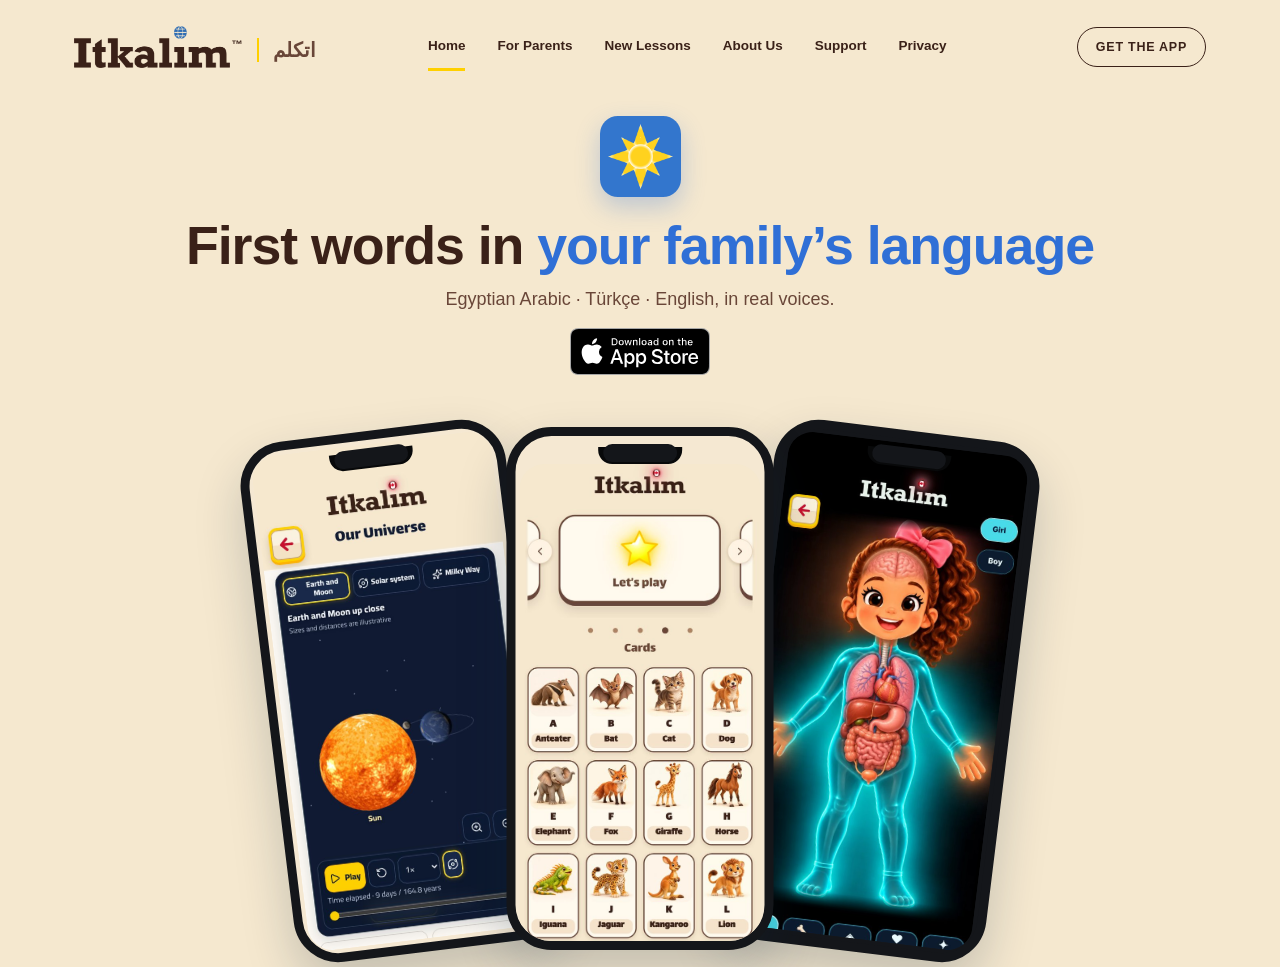
<file: index.html>
<!doctype html><html lang="en"><head><meta charset="utf-8"><meta name="viewport" content="width=device-width,initial-scale=1"><meta name="theme-color" content="#fff9ee"><meta name="description" content="Itkalim helps little ones hear, find, trace and count their first words in the languages of the world, starting with Egyptian Arabic, Turkish and Canadian English."><title>Itkalim · First words in the world’s languages, for little ones</title><link rel="icon" href="logo.png"><link rel="stylesheet" href="styles.css"></head><body class="landing"><header class="site-header landing-head"><div class="wrap header-inner">
    <a class="brand" href="index.html" aria-label="Itkalim homepage"><span class="brand-mark-wrap"><img class="brand-wordmark" src="assets/itkalim-wordmark.png" alt="Itkalim" width="1000" height="270"><sup class="brand-tm" aria-label="trademark">™</sup></span><span class="brand-ar" lang="ar">اتكلم</span></a>
    <button class="menu-toggle" type="button" aria-label="Open navigation" aria-expanded="false" aria-controls="site-menu">☰</button>
    <nav class="nav-links" id="site-menu" aria-label="Main navigation"><a href="index.html" class="active" aria-current="page">Home</a><a href="for-parents.html">For Parents</a><a href="lessons.html">New Lessons</a><a href="about-us.html">About Us</a><a href="support.html">Support</a><a href="privacy.html">Privacy</a></nav>
    <a class="get-app" href="https://apps.apple.com/us/app/itkalim/id6825574672" target="_blank" rel="noopener noreferrer">Get the app</a>
    </div></header><main id="main-content" class="landing-main">
<img class="app-icon" src="assets/app-icon.png" alt="Itkalim app icon" width="256" height="256">
<h1 class="landing-title">First words in <span>your family’s language</span></h1>
<p class="landing-lead">Egyptian Arabic · Türkçe · English, in real voices.</p>
<a class="app-badge" href="https://apps.apple.com/us/app/itkalim/id6825574672" target="_blank" rel="noopener noreferrer"><img src="assets/app-store-badge.svg" alt="Download on the App Store" width="150" height="50"></a>
<div class="phones" aria-label="The Itkalim app">
<div class="phone left"><img src="assets/universe-sun-earth-moon.jpg" alt="Our Universe: the Sun, the Earth and its Moon"></div>
<div class="phone center"><img src="assets/home-star.jpg" alt="The Itkalim home screen: the Let’s play star and the alphabet animal cards"></div>
<div class="phone right"><img src="assets/game-my-body.jpg" alt="My body: tap the heart, bones and organs to hear their names"></div>
</div>
</main><script src="site.js" defer></script></body></html>
</file>
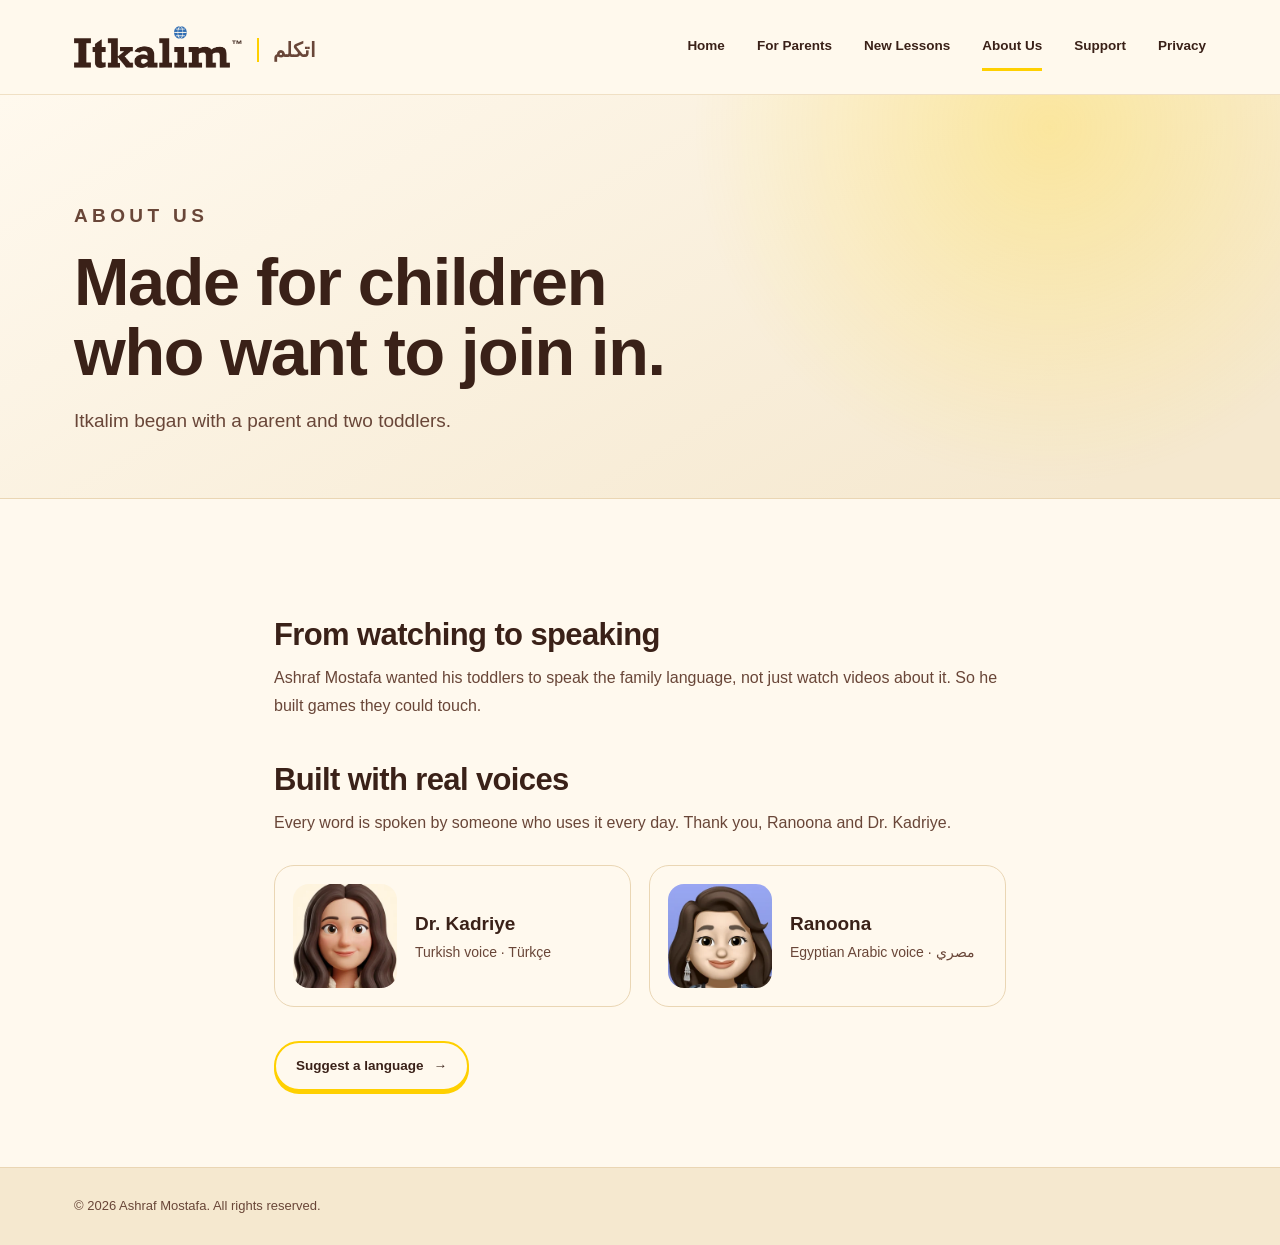
<file: about-us.html>
<!doctype html>
<html lang="en">
<head>
  <meta charset="utf-8">
  <meta name="viewport" content="width=device-width,initial-scale=1">
  <meta name="theme-color" content="#fff9ee">
  <meta name="description" content="The story behind Itkalim: a parent-led language app built around active play, family voices, and native-speaking contributors.">
  <title>About Us | Itkalim</title>
  <link rel="icon" href="logo.png">
  <link rel="stylesheet" href="styles.css">
</head>
<body>
  <header class="site-header"><div class="wrap header-inner">
    <a class="brand" href="index.html" aria-label="Itkalim homepage"><span class="brand-mark-wrap"><img class="brand-wordmark" src="assets/itkalim-wordmark.png" alt="Itkalim" width="1000" height="270"><sup class="brand-tm" aria-label="trademark">™</sup></span><span class="brand-ar" lang="ar">اتكلم</span></a>
    <button class="menu-toggle" type="button" aria-label="Open navigation" aria-expanded="false" aria-controls="site-menu">☰</button>
    <nav class="nav-links" id="site-menu" aria-label="Main navigation"><a href="index.html">Home</a><a href="for-parents.html">For Parents</a><a href="lessons.html">New Lessons</a><a href="about-us.html" class="active" aria-current="page">About Us</a><a href="support.html">Support</a><a href="privacy.html">Privacy</a></nav>
  </div></header>
  <main id="main-content">
    <section class="page-hero"><div class="wrap"><p class="eyebrow">About Us</p><h1>Made for children who want to join in.</h1><p>Itkalim began with a parent and two toddlers.</p></div></section>
    <section class="section"><div class="wrap content about-story">
      <h2>From watching to speaking</h2>
      <p>Ashraf Mostafa wanted his toddlers to speak the family language, not just watch videos about it. So he built games they could touch.</p>
      <h2>Built with real voices</h2>
      <p>Every word is spoken by someone who uses it every day. Thank you, Ranoona and Dr. Kadriye.</p>
      <div class="voice-contributors" aria-label="Itkalim voice contributors">
        <figure class="voice-contributor"><img src="assets/kadriye.webp" alt="Cartoon portrait of Dr. Kadriye" width="256" height="256"><figcaption><strong>Dr. Kadriye</strong><span>Turkish voice · Türkçe</span></figcaption></figure>
        <figure class="voice-contributor"><img src="assets/ranoona.webp" alt="Cartoon portrait of Ranoona" width="256" height="256"><figcaption><strong>Ranoona</strong><span>Egyptian Arabic voice · مصري</span></figcaption></figure>
      </div>
      <div class="btn-row"><a class="button secondary" href="lessons.html">Suggest a language <span aria-hidden="true">→</span></a></div>
    </div></section>
  </main>
  <footer class="site-footer"><div class="wrap footer-row"><div class="footer-copy">© 2026 Ashraf Mostafa. All rights reserved.</div></div></footer>
  <script src="site.js" defer></script>
</body>
</html>
</file>
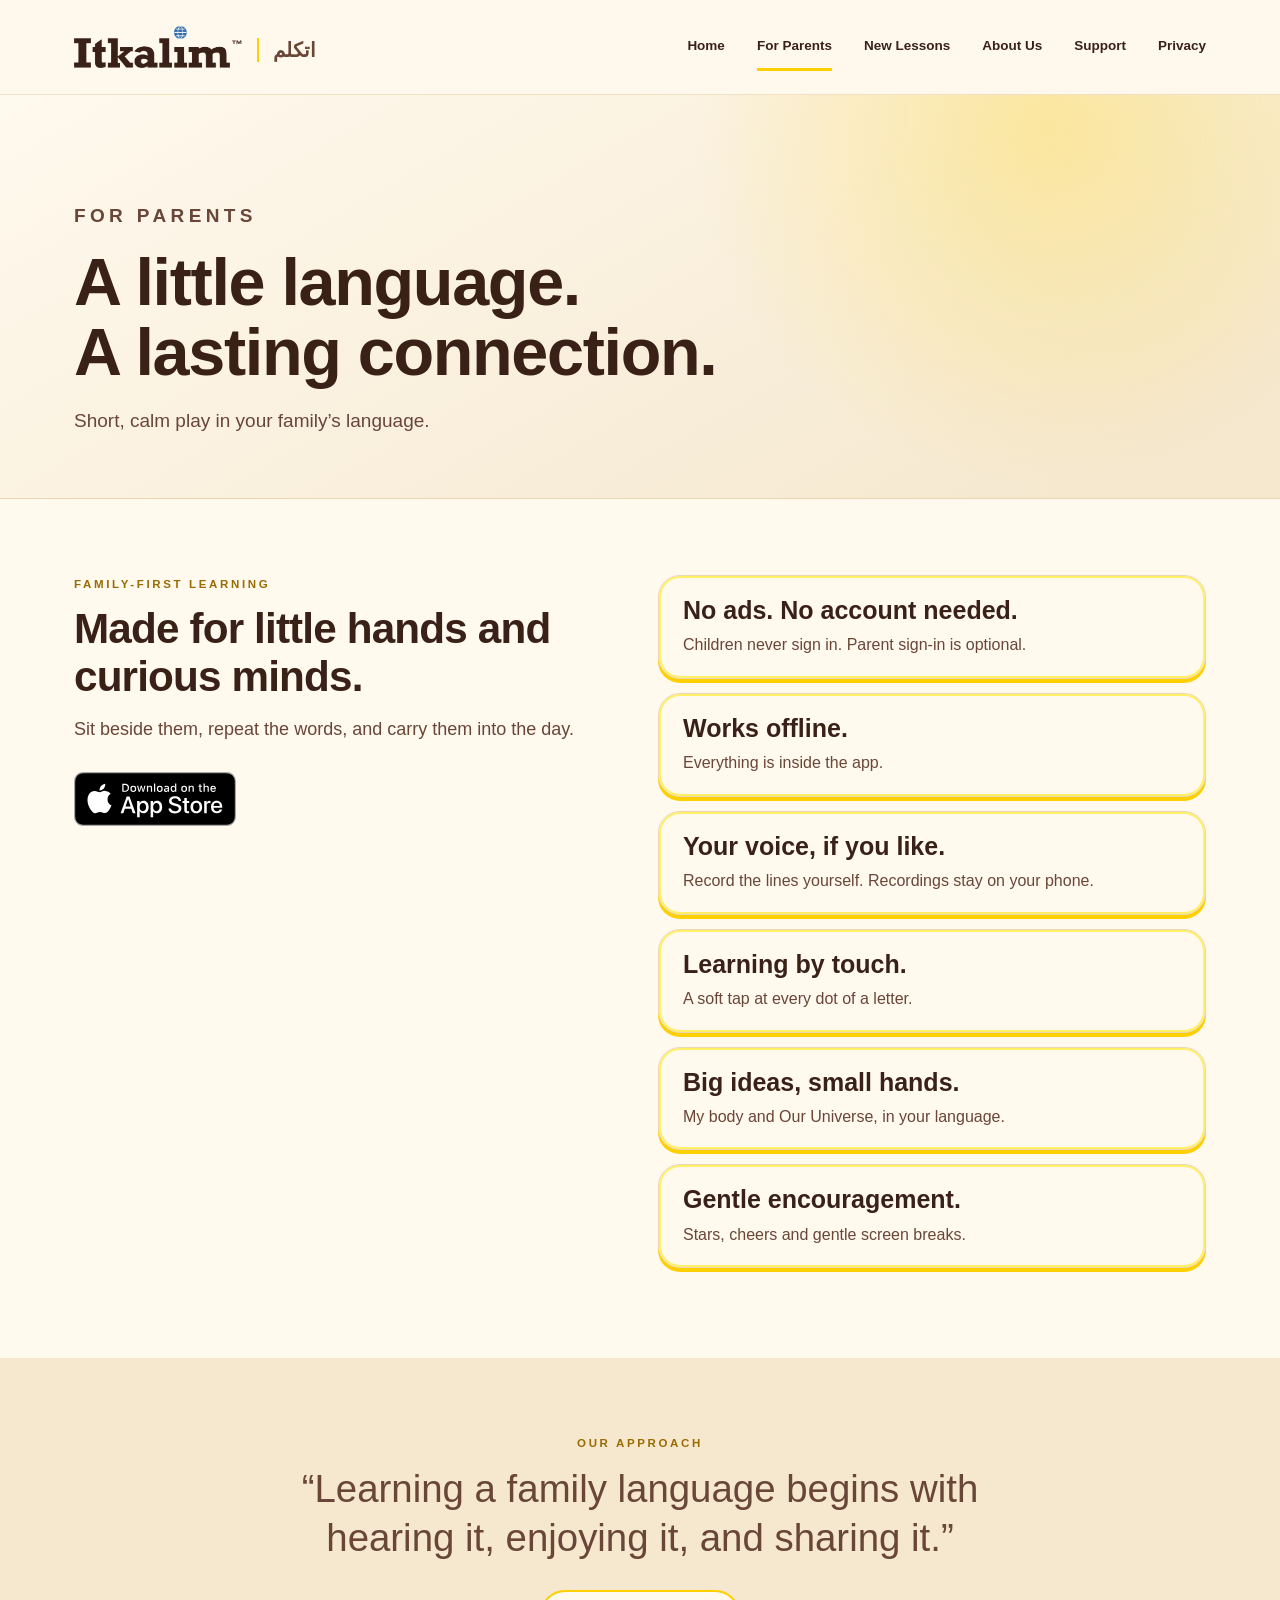
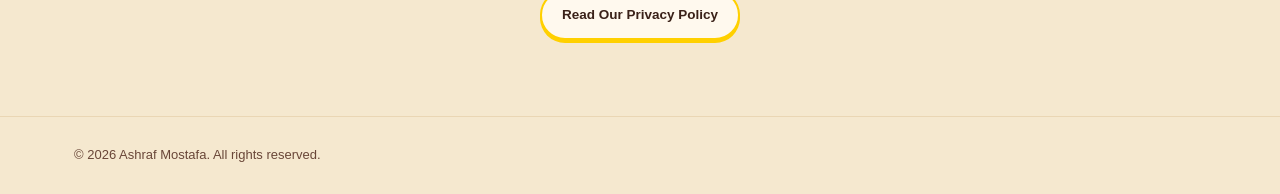
<file: for-parents.html>
<!doctype html><html lang="en"><head><meta charset="utf-8"><meta name="viewport" content="width=device-width,initial-scale=1"><meta name="theme-color" content="#fff9ee"><meta name="description" content="Itkalim helps little ones hear and enjoy Egyptian Arabic through animal pictures and gentle play."><title>For Parents | Itkalim</title><link rel="icon" href="logo.png"><link rel="stylesheet" href="styles.css"></head><body><header class="site-header"><div class="wrap header-inner">
    <a class="brand" href="index.html" aria-label="Itkalim homepage"><span class="brand-mark-wrap"><img class="brand-wordmark" src="assets/itkalim-wordmark.png" alt="Itkalim" width="1000" height="270"><sup class="brand-tm" aria-label="trademark">™</sup></span><span class="brand-ar" lang="ar">اتكلم</span></a>
    <button class="menu-toggle" type="button" aria-label="Open navigation" aria-expanded="false" aria-controls="site-menu">☰</button>
    <nav class="nav-links" id="site-menu" aria-label="Main navigation"><a href="index.html">Home</a><a href="for-parents.html" class="active" aria-current="page">For Parents</a><a href="lessons.html">New Lessons</a><a href="about-us.html">About Us</a><a href="support.html">Support</a><a href="privacy.html">Privacy</a></nav>
    </div></header><main id="main-content"><section class="page-hero"><div class="wrap"><p class="eyebrow">For parents</p><h1>A little language.<br>A lasting connection.</h1><p>Short, calm play in your family’s language.</p></div></section><section class="section"><div class="wrap detail-row"><div><p class="eyebrow">Family-first learning</p><h2>Made for little hands and curious minds.</h2><p class="lead">Sit beside them, repeat the words, and carry them into the day.</p><div class="btn-row"><a class="app-badge" href="https://apps.apple.com/us/app/itkalim/id6825574672" target="_blank" rel="noopener noreferrer"><img src="assets/app-store-badge.svg" alt="Download on the App Store" width="162" height="54"></a></div></div><div><div class="statement"><h3>No ads. No account needed.</h3><p>Children never sign in. Parent sign-in is optional.</p></div><div class="statement"><h3>Works offline.</h3><p>Everything is inside the app.</p></div><div class="statement"><h3>Your voice, if you like.</h3><p>Record the lines yourself. Recordings stay on your phone.</p></div><div class="statement"><h3>Learning by touch.</h3><p>A soft tap at every dot of a letter.</p></div><div class="statement"><h3>Big ideas, small hands.</h3><p>My body and Our Universe, in your language.</p></div><div class="statement"><h3>Gentle encouragement.</h3><p>Stars, cheers and gentle screen breaks.</p></div></div></div></section><section class="section soft center"><div class="wrap"><p class="eyebrow">Our approach</p><p class="quote">“Learning a family language begins with hearing it, enjoying it, and sharing it.”</p><div class="btn-row" style="justify-content:center"><a class="button secondary" href="privacy.html">Read Our Privacy Policy</a></div></div></section></main><footer class="site-footer"><div class="wrap footer-row"><div class="footer-copy">© 2026 Ashraf Mostafa. All rights reserved.</div></div></footer><script src="site.js" defer></script></body></html>
</file>
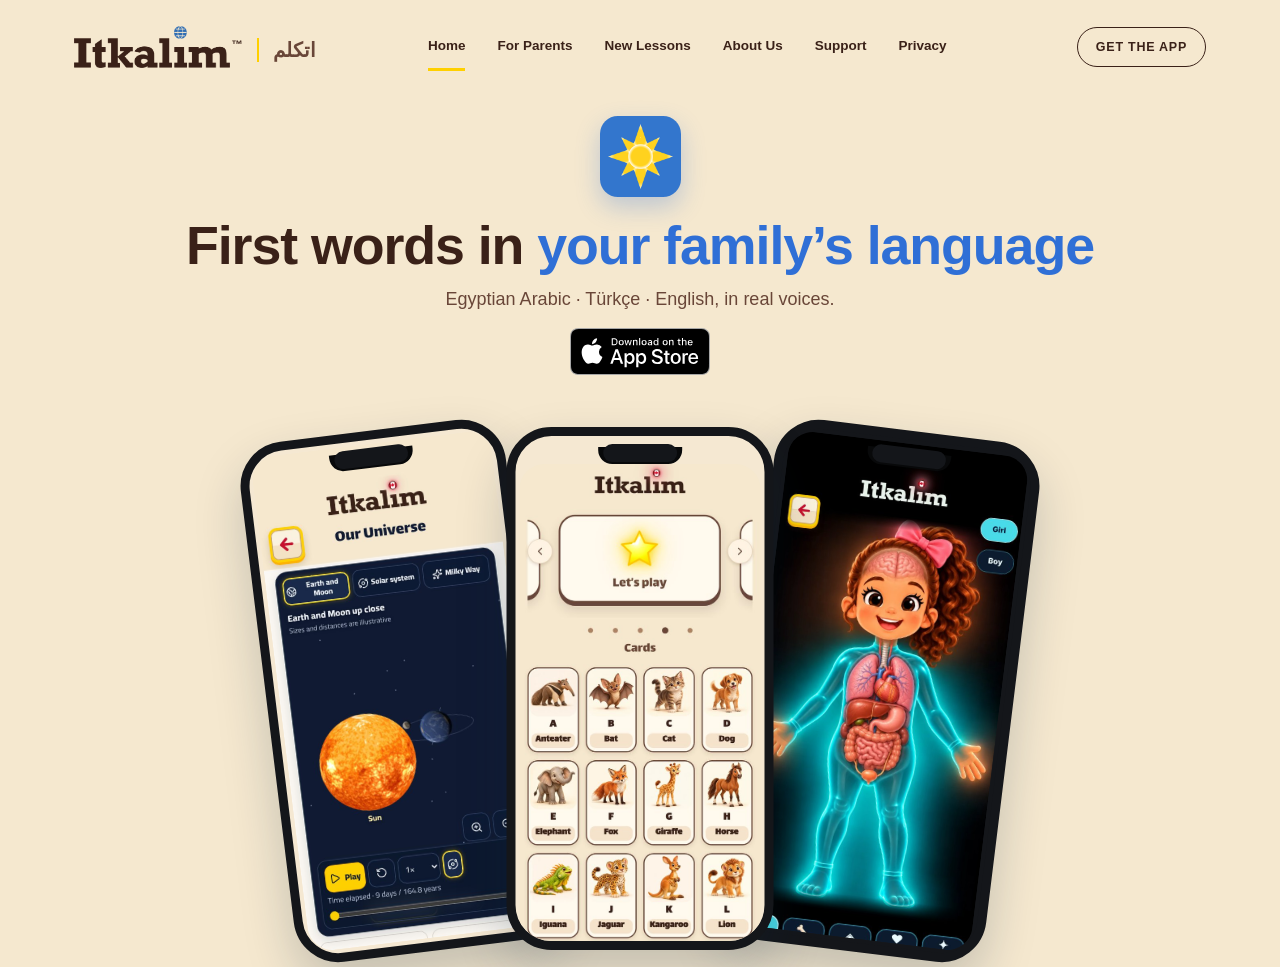
<file: how-it-works.html>
<!doctype html><html lang="en"><head><meta charset="utf-8"><title>Itkalim</title><meta http-equiv="refresh" content="0; url=index.html"><link rel="canonical" href="https://itkalim.app/"><meta name="robots" content="noindex"></head><body><p><a href="index.html">Itkalim</a></p></body></html>
</file>
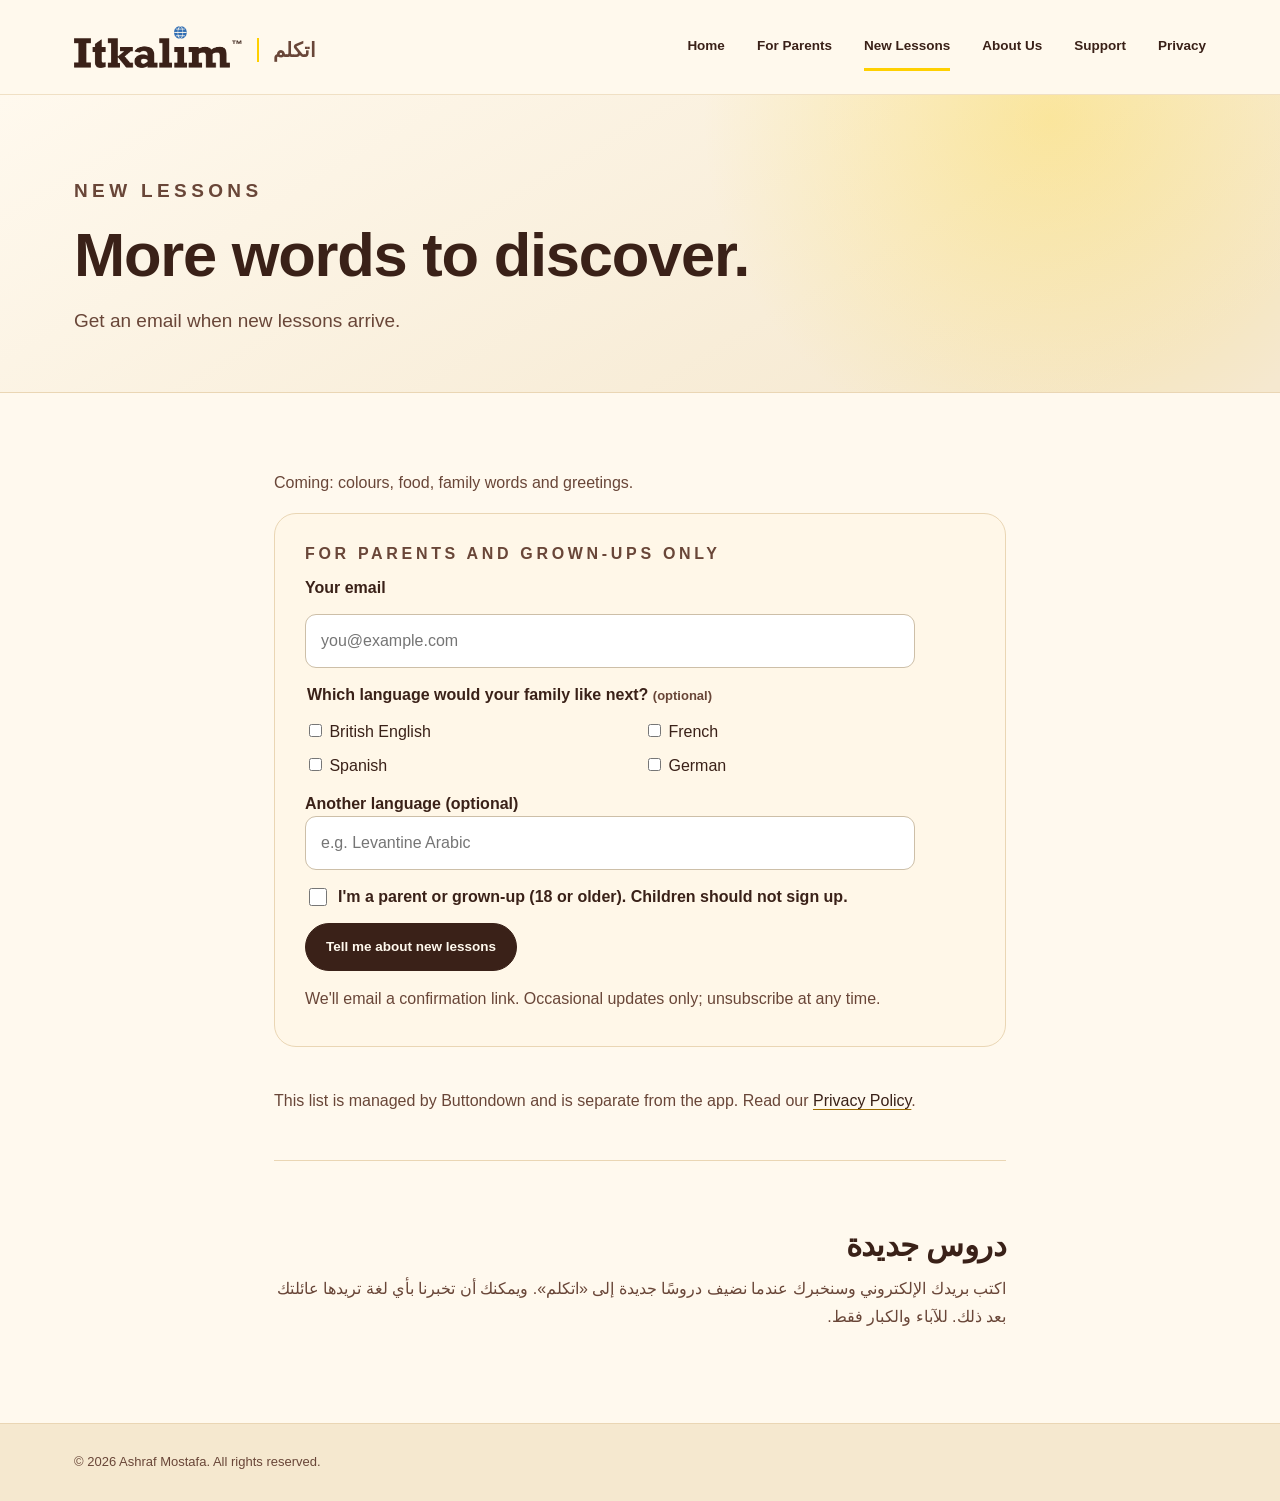
<file: lessons.html>
<!doctype html><html lang="en"><head><meta charset="utf-8"><meta name="viewport" content="width=device-width,initial-scale=1"><meta name="theme-color" content="#fff9ee"><meta name="description" content="Itkalim helps little ones hear and enjoy Egyptian Arabic through animal pictures and gentle play."><title>New Lessons | Itkalim</title><link rel="icon" href="logo.png"><link rel="stylesheet" href="styles.css"></head><body><header class="site-header"><div class="wrap header-inner">
    <a class="brand" href="index.html" aria-label="Itkalim homepage"><span class="brand-mark-wrap"><img class="brand-wordmark" src="assets/itkalim-wordmark.png" alt="Itkalim" width="1000" height="270"><sup class="brand-tm" aria-label="trademark">™</sup></span><span class="brand-ar" lang="ar">اتكلم</span></a>
    <button class="menu-toggle" type="button" aria-label="Open navigation" aria-expanded="false" aria-controls="site-menu">☰</button>
    <nav class="nav-links" id="site-menu" aria-label="Main navigation"><a href="index.html">Home</a><a href="for-parents.html">For Parents</a><a href="lessons.html" class="active" aria-current="page">New Lessons</a><a href="about-us.html">About Us</a><a href="support.html">Support</a><a href="privacy.html">Privacy</a></nav>
    </div></header><main id="main-content"><section class="page-hero compact"><div class="wrap"><p class="eyebrow">New lessons</p><h1>More words to discover.</h1><p>Get an email when new lessons arrive.</p></div></section><section class="section"><div class="wrap content"><p>Coming: colours, food, family words and greetings.</p><div class="support-email"><p class="eyebrow">For parents and grown-ups only</p><form action="https://buttondown.com/api/emails/embed-subscribe/yallamasry" method="post" class="signup-form"><label for="email">Your email</label><input type="email" id="email" name="email" autocomplete="email" placeholder="you@example.com" required><fieldset><legend>Which language would your family like next? <span class="small">(optional)</span></legend><div class="checkboxes"><label><input type="checkbox" name="metadata__wants_english" value="yes"> British English</label><label><input type="checkbox" name="metadata__wants_french" value="yes"> French</label><label><input type="checkbox" name="metadata__wants_spanish" value="yes"> Spanish</label><label><input type="checkbox" name="metadata__wants_german" value="yes"> German</label></div><label for="other_language">Another language (optional)</label><input type="text" id="other_language" name="metadata__other_language" maxlength="60" placeholder="e.g. Levantine Arabic"></fieldset><label class="check-line"><input type="checkbox" required> I'm a parent or grown-up (18 or older). Children should not sign up.</label><input type="hidden" name="metadata__source" value="lessons-page"><input type="hidden" name="embed" value="1"><button type="submit" class="button" style="cursor:pointer">Tell me about new lessons</button><p class="small">We'll email a confirmation link. Occasional updates only; unsubscribe at any time.</p></form></div><p class="small">This list is managed by Buttondown and is separate from the app. Read our <a href="privacy.html#emails">Privacy Policy</a>.</p><div class="ar-summary" lang="ar" dir="rtl"><h2>دروس جديدة</h2><p>اكتب بريدك الإلكتروني وسنخبرك عندما نضيف دروسًا جديدة إلى «اتكلم». ويمكنك أن تخبرنا بأي لغة تريدها عائلتك بعد ذلك. للآباء والكبار فقط.</p></div></div></section></main><footer class="site-footer"><div class="wrap footer-row"><div class="footer-copy">© 2026 Ashraf Mostafa. All rights reserved.</div></div></footer><script src="site.js" defer></script></body></html>
</file>
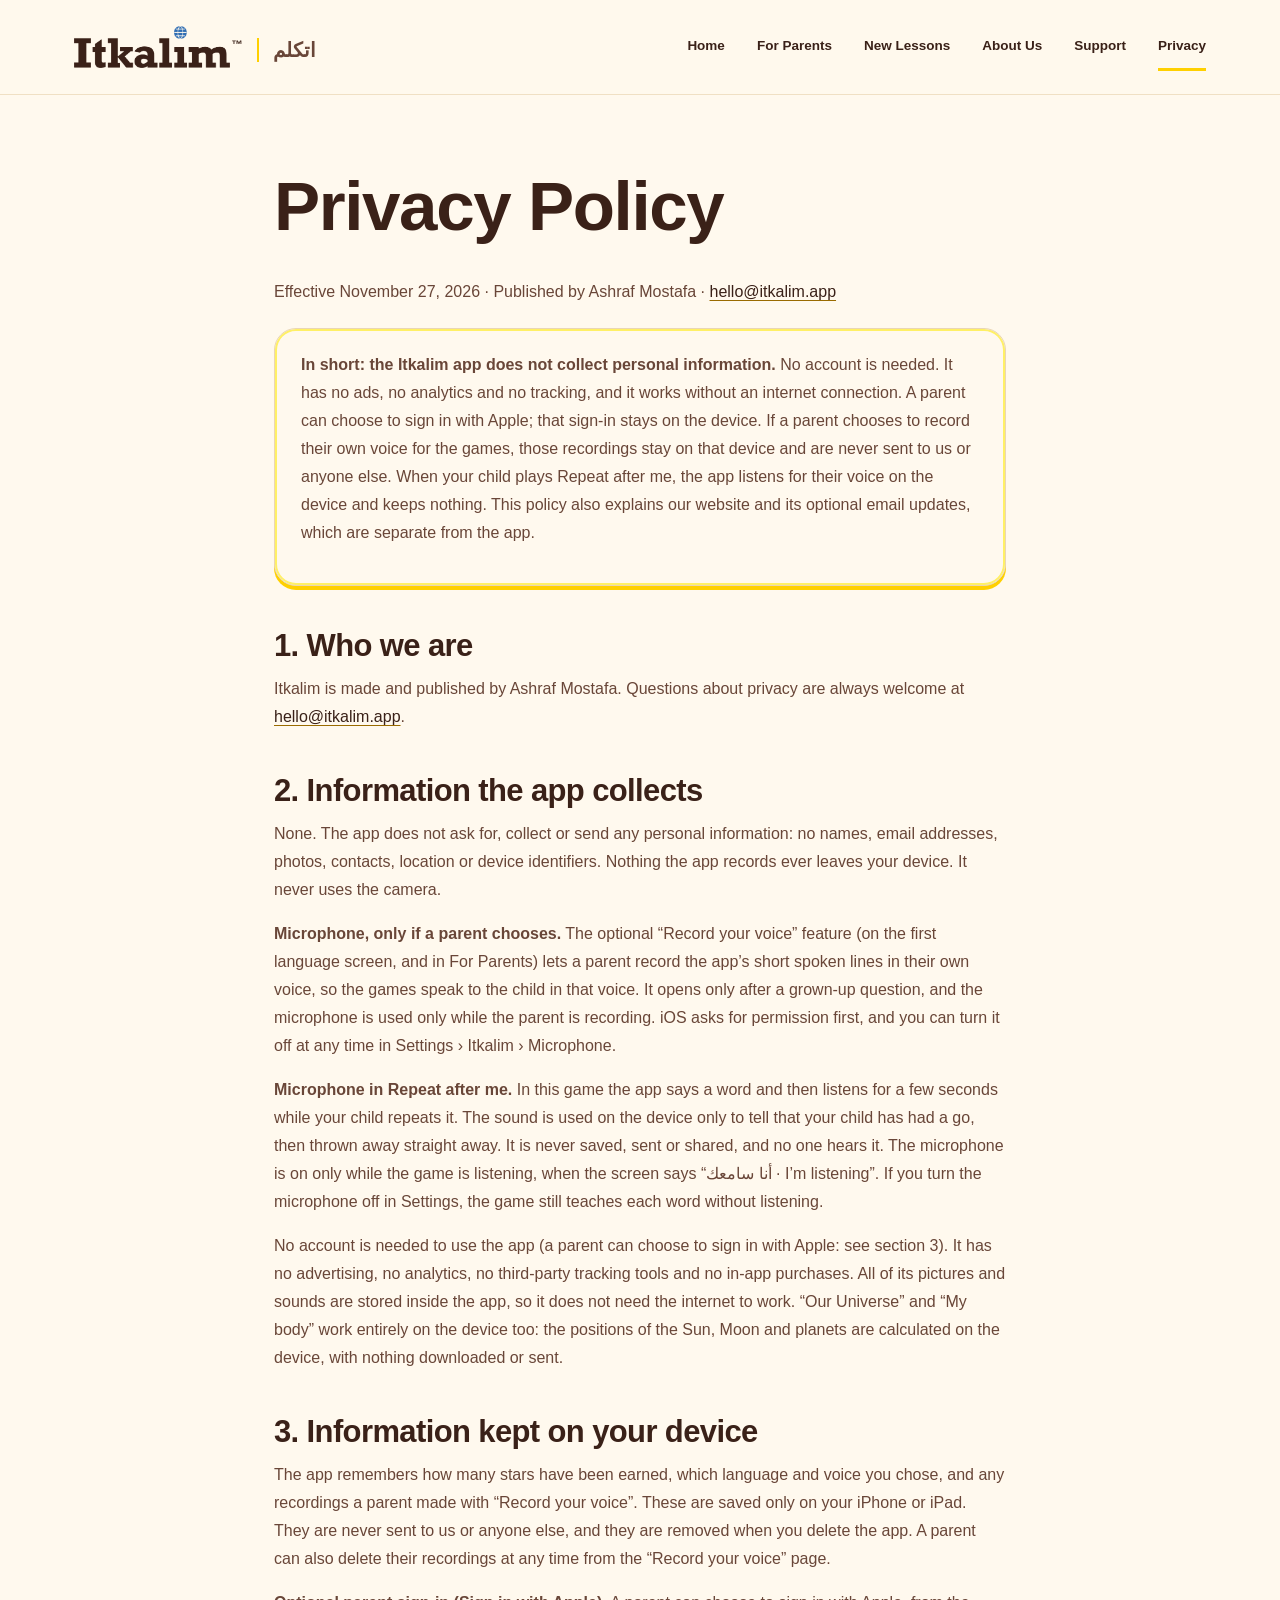
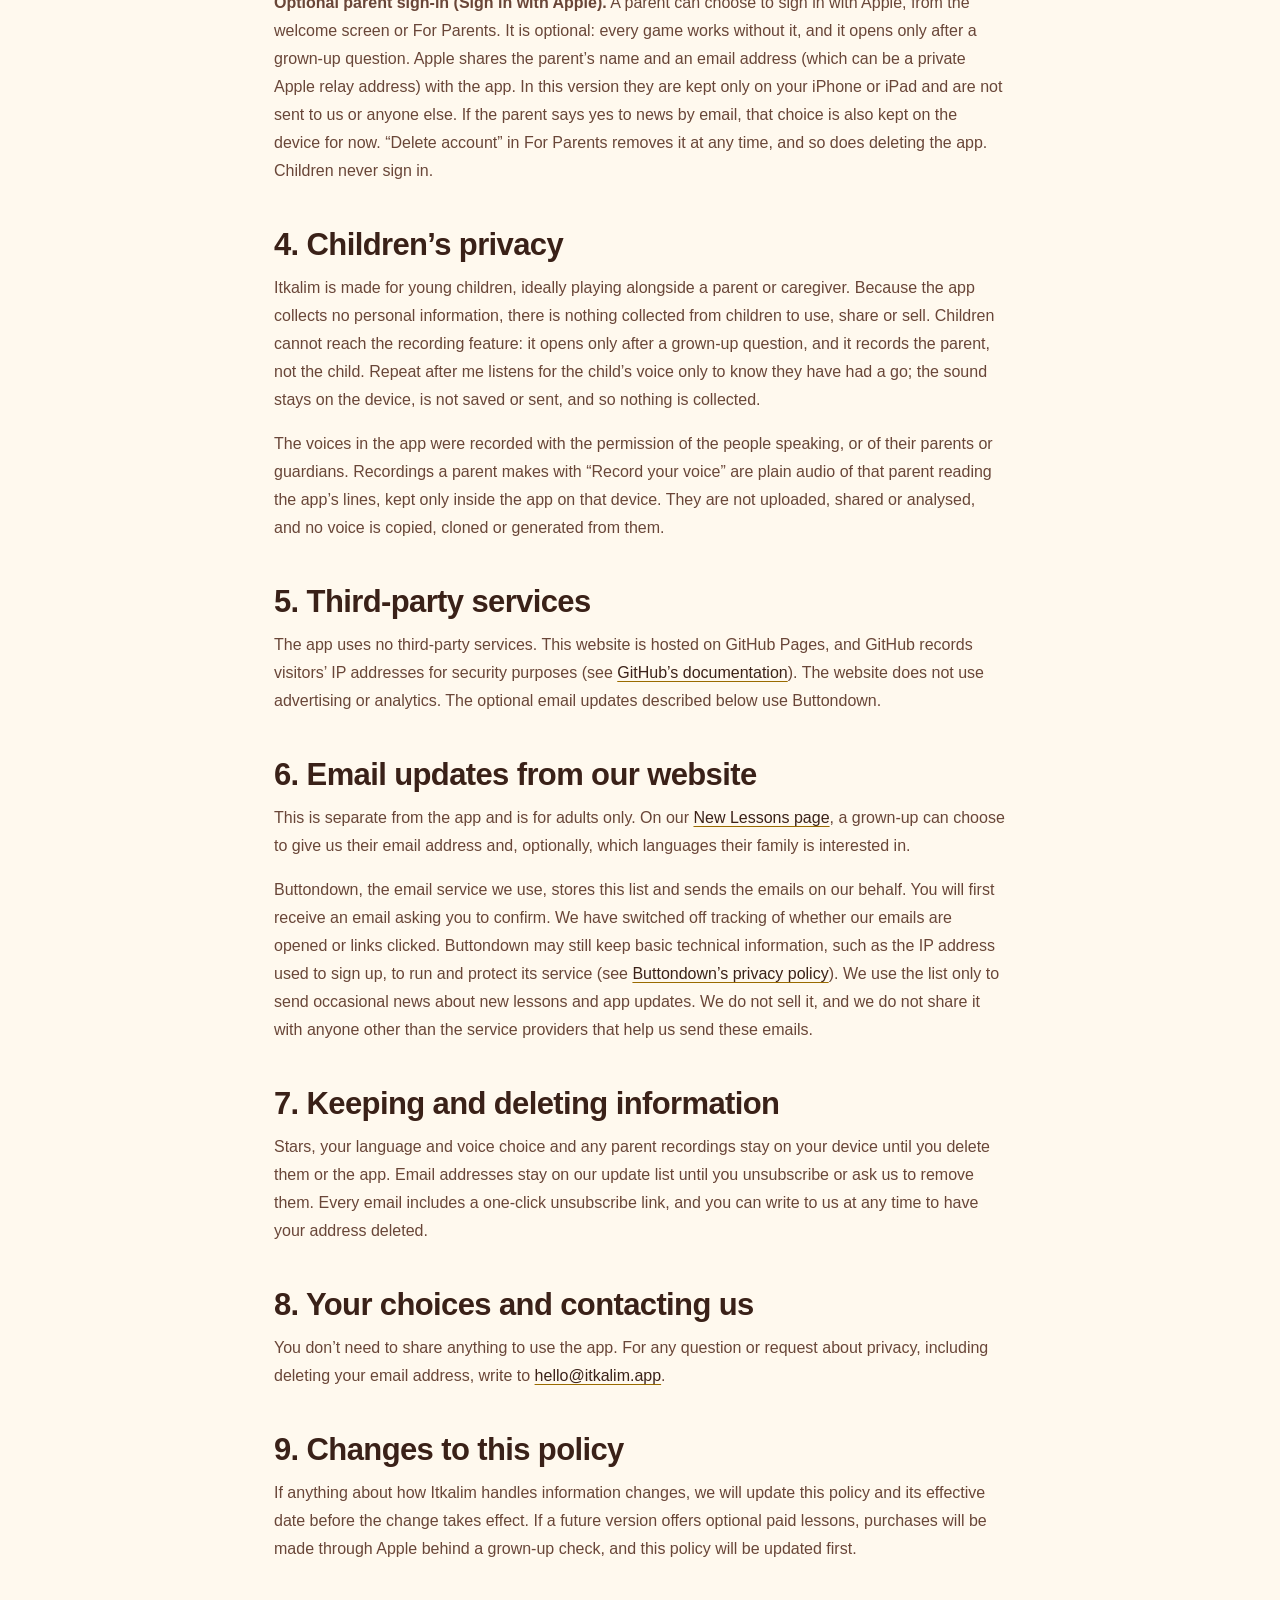
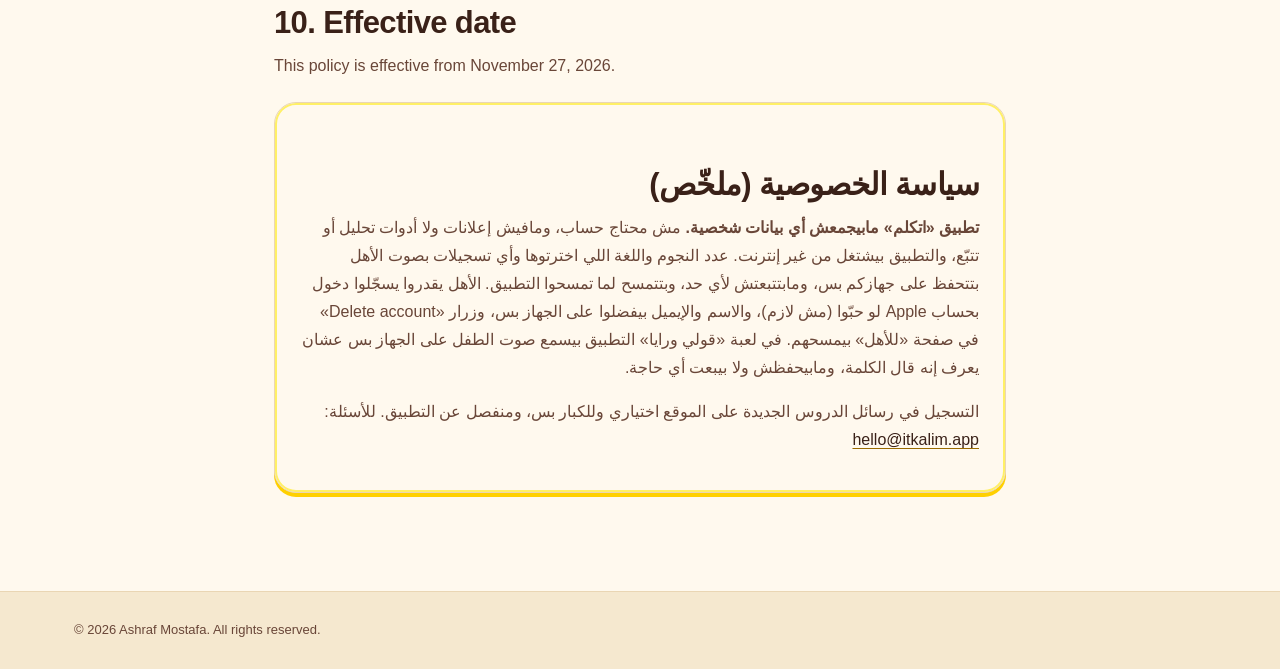
<file: privacy.html>
<!doctype html><html lang="en"><head><meta charset="utf-8"><meta name="viewport" content="width=device-width,initial-scale=1"><meta name="theme-color" content="#fff9ee"><meta name="description" content="Itkalim helps little ones hear and enjoy Egyptian Arabic through animal pictures and gentle play."><title>Privacy Policy | Itkalim</title><link rel="icon" href="logo.png"><link rel="stylesheet" href="styles.css"></head><body><header class="site-header"><div class="wrap header-inner">
    <a class="brand" href="index.html" aria-label="Itkalim homepage"><span class="brand-mark-wrap"><img class="brand-wordmark" src="assets/itkalim-wordmark.png" alt="Itkalim" width="1000" height="270"><sup class="brand-tm" aria-label="trademark">™</sup></span><span class="brand-ar" lang="ar">اتكلم</span></a>
    <button class="menu-toggle" type="button" aria-label="Open navigation" aria-expanded="false" aria-controls="site-menu">☰</button>
    <nav class="nav-links" id="site-menu" aria-label="Main navigation"><a href="index.html">Home</a><a href="for-parents.html">For Parents</a><a href="lessons.html">New Lessons</a><a href="about-us.html">About Us</a><a href="support.html">Support</a><a href="privacy.html" class="active" aria-current="page">Privacy</a></nav>
    </div></header><main id="main-content"><section class="section"><div class="wrap content"><h1>Privacy Policy</h1>
<p class="muted">Effective November 27, 2026 · Published by Ashraf Mostafa · <a href="mailto:hello@itkalim.app">hello@itkalim.app</a></p>
<div class="card"><p><strong>In short: the Itkalim app does not collect personal information.</strong> No account is needed. It has no ads, no analytics and no tracking, and it works without an internet connection. A parent can choose to sign in with Apple; that sign-in stays on the device. If a parent chooses to record their own voice for the games, those recordings stay on that device and are never sent to us or anyone else. When your child plays Repeat after me, the app listens for their voice on the device and keeps nothing. This policy also explains our website and its optional email updates, which are separate from the app.</p></div>

<h2>1. Who we are</h2>
<p>Itkalim is made and published by Ashraf Mostafa. Questions about privacy are always welcome at <a href="mailto:hello@itkalim.app">hello@itkalim.app</a>.</p>

<h2>2. Information the app collects</h2>
<p>None. The app does not ask for, collect or send any personal information: no names, email addresses, photos, contacts, location or device identifiers. Nothing the app records ever leaves your device. It never uses the camera.</p>
<p><strong>Microphone, only if a parent chooses.</strong> The optional “Record your voice” feature (on the first language screen, and in For Parents) lets a parent record the app’s short spoken lines in their own voice, so the games speak to the child in that voice. It opens only after a grown-up question, and the microphone is used only while the parent is recording. iOS asks for permission first, and you can turn it off at any time in Settings › Itkalim › Microphone.</p>
<p><strong>Microphone in Repeat after me.</strong> In this game the app says a word and then listens for a few seconds while your child repeats it. The sound is used on the device only to tell that your child has had a go, then thrown away straight away. It is never saved, sent or shared, and no one hears it. The microphone is on only while the game is listening, when the screen says “<bdi lang="ar" dir="rtl">أنا سامعك</bdi> · I’m listening”. If you turn the microphone off in Settings, the game still teaches each word without listening.</p>
<p>No account is needed to use the app (a parent can choose to sign in with Apple: see section 3). It has no advertising, no analytics, no third-party tracking tools and no in-app purchases. All of its pictures and sounds are stored inside the app, so it does not need the internet to work. “Our Universe” and “My body” work entirely on the device too: the positions of the Sun, Moon and planets are calculated on the device, with nothing downloaded or sent.</p>

<h2>3. Information kept on your device</h2>
<p>The app remembers how many stars have been earned, which language and voice you chose, and any recordings a parent made with “Record your voice”. These are saved only on your iPhone or iPad. They are never sent to us or anyone else, and they are removed when you delete the app. A parent can also delete their recordings at any time from the “Record your voice” page.</p>
<p><strong>Optional parent sign-in (Sign in with Apple).</strong> A parent can choose to sign in with Apple, from the welcome screen or For Parents. It is optional: every game works without it, and it opens only after a grown-up question. Apple shares the parent’s name and an email address (which can be a private Apple relay address) with the app. In this version they are kept only on your iPhone or iPad and are not sent to us or anyone else. If the parent says yes to news by email, that choice is also kept on the device for now. “Delete account” in For Parents removes it at any time, and so does deleting the app. Children never sign in.</p>

<h2>4. Children’s privacy</h2>
<p>Itkalim is made for young children, ideally playing alongside a parent or caregiver. Because the app collects no personal information, there is nothing collected from children to use, share or sell. Children cannot reach the recording feature: it opens only after a grown-up question, and it records the parent, not the child. Repeat after me listens for the child’s voice only to know they have had a go; the sound stays on the device, is not saved or sent, and so nothing is collected.</p>
<p>The voices in the app were recorded with the permission of the people speaking, or of their parents or guardians. Recordings a parent makes with “Record your voice” are plain audio of that parent reading the app’s lines, kept only inside the app on that device. They are not uploaded, shared or analysed, and no voice is copied, cloned or generated from them.</p>

<h2>5. Third-party services</h2>
<p>The app uses no third-party services. This website is hosted on GitHub Pages, and GitHub records visitors’ IP addresses for security purposes (see <a href="https://docs.github.com/en/pages/getting-started-with-github-pages/what-is-github-pages#data-collection">GitHub’s documentation</a>). The website does not use advertising or analytics. The optional email updates described below use Buttondown.</p>

<h2 id="emails">6. Email updates from our website</h2>
<p>This is separate from the app and is for adults only. On our <a href="lessons.html">New Lessons page</a>, a grown-up can choose to give us their email address and, optionally, which languages their family is interested in.</p>
<p>Buttondown, the email service we use, stores this list and sends the emails on our behalf. You will first receive an email asking you to confirm. We have switched off tracking of whether our emails are opened or links clicked. Buttondown may still keep basic technical information, such as the IP address used to sign up, to run and protect its service (see <a href="https://buttondown.com/legal/privacy">Buttondown’s privacy policy</a>). We use the list only to send occasional news about new lessons and app updates. We do not sell it, and we do not share it with anyone other than the service providers that help us send these emails.</p>

<h2>7. Keeping and deleting information</h2>
<p>Stars, your language and voice choice and any parent recordings stay on your device until you delete them or the app. Email addresses stay on our update list until you unsubscribe or ask us to remove them. Every email includes a one-click unsubscribe link, and you can write to us at any time to have your address deleted.</p>

<h2>8. Your choices and contacting us</h2>
<p>You don’t need to share anything to use the app. For any question or request about privacy, including deleting your email address, write to <a href="mailto:hello@itkalim.app">hello@itkalim.app</a>.</p>

<h2>9. Changes to this policy</h2>
<p>If anything about how Itkalim handles information changes, we will update this policy and its effective date before the change takes effect. If a future version offers optional paid lessons, purchases will be made through Apple behind a grown-up check, and this policy will be updated first.</p>

<h2>10. Effective date</h2>
<p>This policy is effective from November 27, 2026.</p>

<div class="card rtl" lang="ar" dir="rtl">
<h2>سياسة الخصوصية (ملخّص)</h2>
<p><strong>تطبيق «اتكلم» مابيجمعش أي بيانات شخصية.</strong> مش محتاج حساب، ومافيش إعلانات ولا أدوات تحليل أو تتبّع، والتطبيق بيشتغل من غير إنترنت. عدد النجوم واللغة اللي اخترتوها وأي تسجيلات بصوت الأهل بتتحفظ على جهازكم بس، ومابتتبعتش لأي حد، وبتتمسح لما تمسحوا التطبيق. الأهل يقدروا يسجّلوا دخول بحساب Apple لو حبّوا (مش لازم)، والاسم والإيميل بيفضلوا على الجهاز بس، وزرار «Delete account» في صفحة «للأهل» بيمسحهم. في لعبة «قولي ورايا» التطبيق بيسمع صوت الطفل على الجهاز بس عشان يعرف إنه قال الكلمة، ومابيحفظش ولا بيبعت أي حاجة.</p>
<p>التسجيل في رسائل الدروس الجديدة على الموقع اختياري وللكبار بس، ومنفصل عن التطبيق. للأسئلة: <a href="mailto:hello@itkalim.app">hello@itkalim.app</a></p>
</div></div></section></main><footer class="site-footer"><div class="wrap footer-row"><div class="footer-copy">© 2026 Ashraf Mostafa. All rights reserved.</div></div></footer><script src="site.js" defer></script></body></html>
</file>
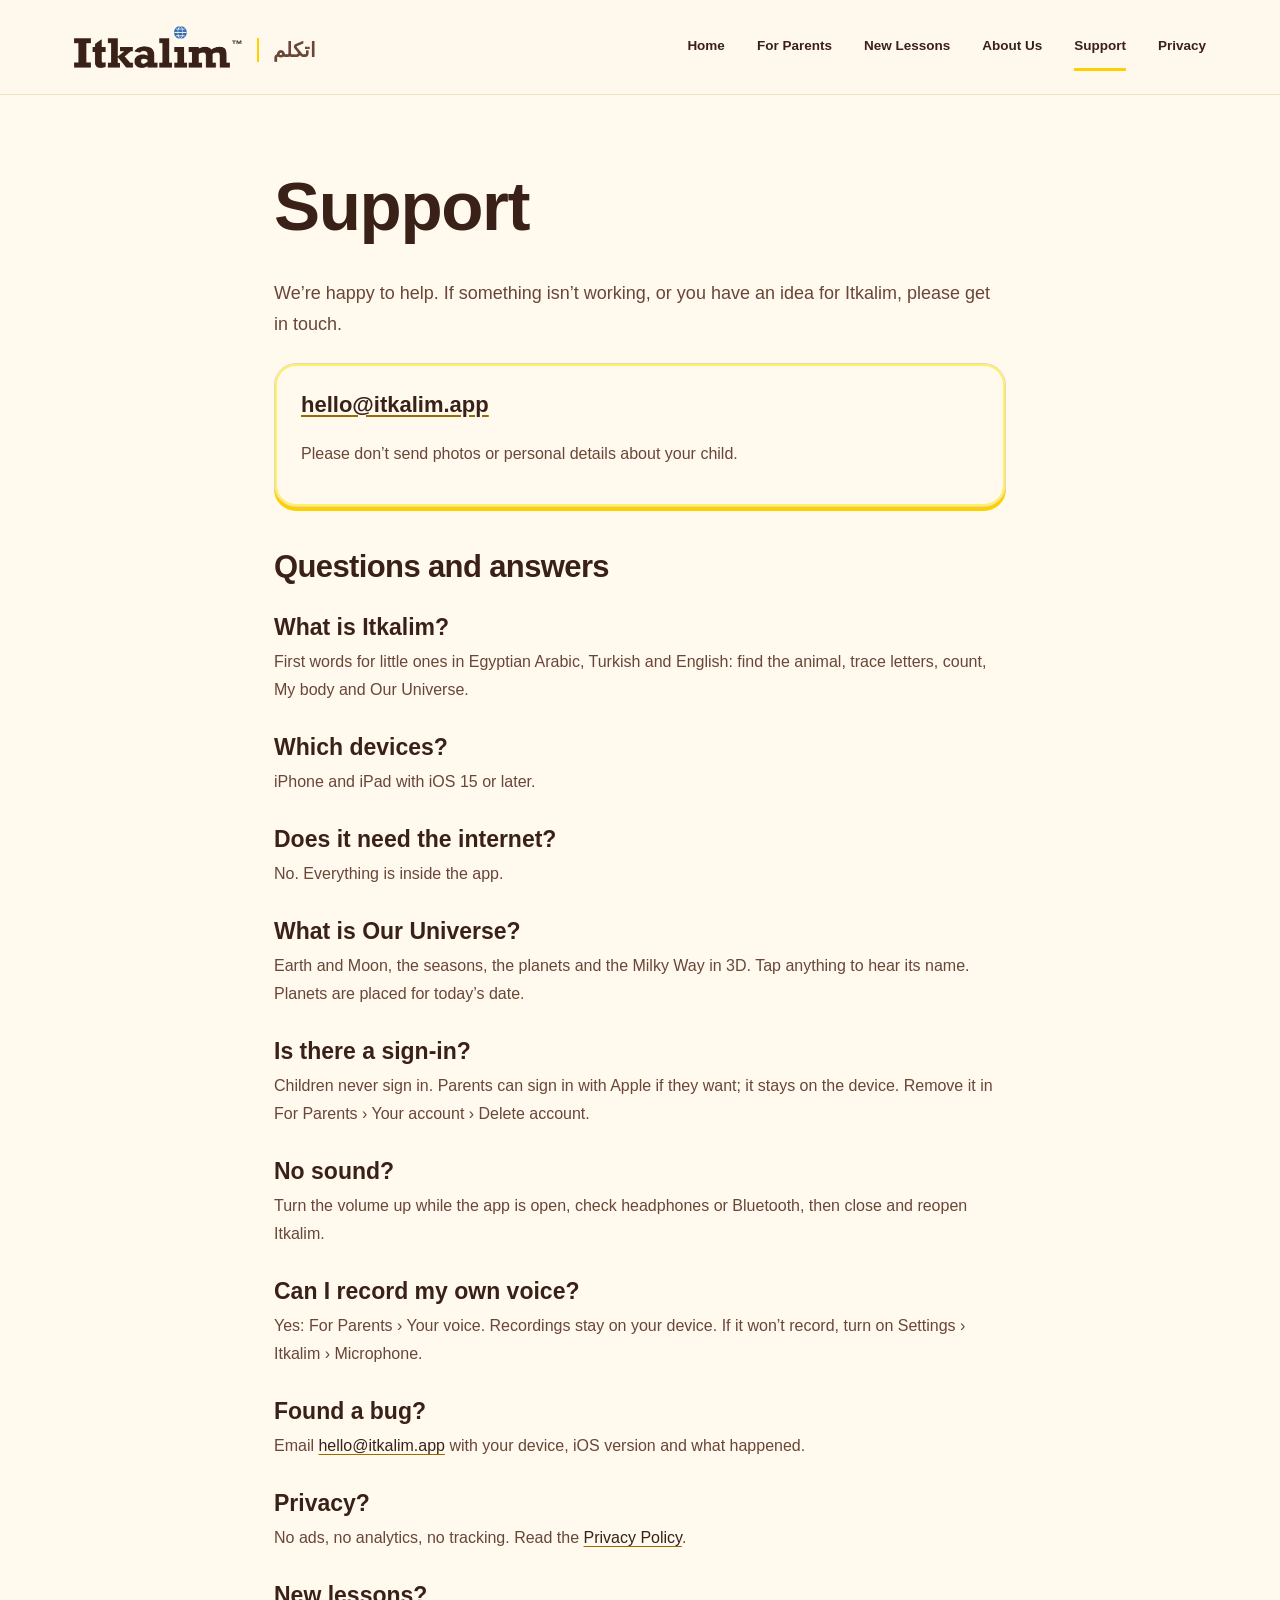
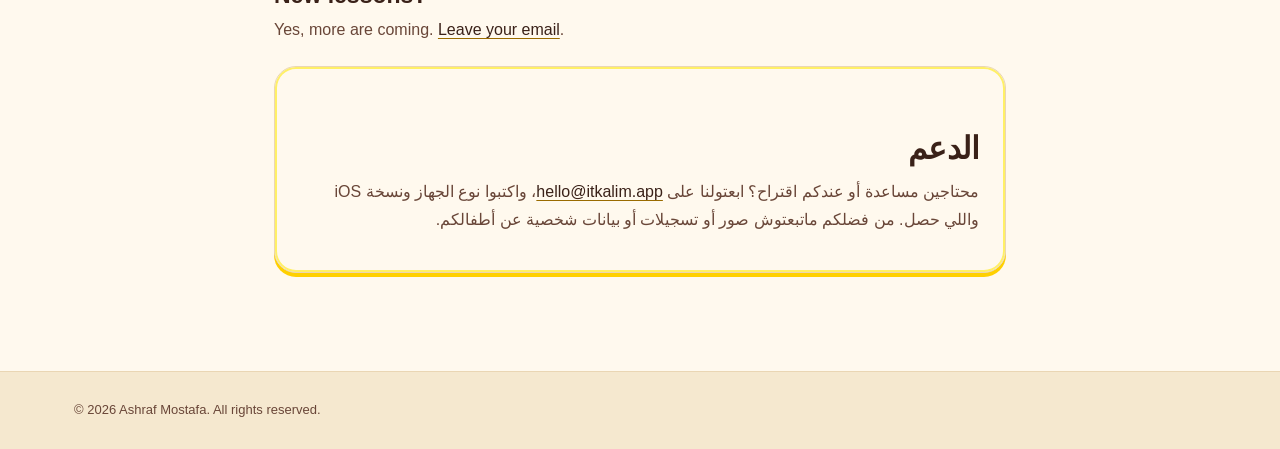
<file: support.html>
<!doctype html><html lang="en"><head><meta charset="utf-8"><meta name="viewport" content="width=device-width,initial-scale=1"><meta name="theme-color" content="#fff9ee"><meta name="description" content="Itkalim helps little ones hear and enjoy Egyptian Arabic through animal pictures and gentle play."><title>Support | Itkalim</title><link rel="icon" href="logo.png"><link rel="stylesheet" href="styles.css"></head><body><header class="site-header"><div class="wrap header-inner">
    <a class="brand" href="index.html" aria-label="Itkalim homepage"><span class="brand-mark-wrap"><img class="brand-wordmark" src="assets/itkalim-wordmark.png" alt="Itkalim" width="1000" height="270"><sup class="brand-tm" aria-label="trademark">™</sup></span><span class="brand-ar" lang="ar">اتكلم</span></a>
    <button class="menu-toggle" type="button" aria-label="Open navigation" aria-expanded="false" aria-controls="site-menu">☰</button>
    <nav class="nav-links" id="site-menu" aria-label="Main navigation"><a href="index.html">Home</a><a href="for-parents.html">For Parents</a><a href="lessons.html">New Lessons</a><a href="about-us.html">About Us</a><a href="support.html" class="active" aria-current="page">Support</a><a href="privacy.html">Privacy</a></nav>
    </div></header><main id="main-content"><section class="section"><div class="wrap content"><h1>Support</h1>
<p class="lead">We’re happy to help. If something isn’t working, or you have an idea for Itkalim, please get in touch.</p>
<div class="card">
<p class="contact"><a href="mailto:hello@itkalim.app">hello@itkalim.app</a></p>
<p>Please don’t send photos or personal details about your child.</p>
</div>

<div class="faq">
<h2>Questions and answers</h2>

<h3>What is Itkalim?</h3>
<p>First words for little ones in Egyptian Arabic, Turkish and English: find the animal, trace letters, count, My body and Our Universe.</p>

<h3>Which devices?</h3>
<p>iPhone and iPad with iOS 15 or later.</p>

<h3>Does it need the internet?</h3>
<p>No. Everything is inside the app.</p>

<h3>What is Our Universe?</h3>
<p>Earth and Moon, the seasons, the planets and the Milky Way in 3D. Tap anything to hear its name. Planets are placed for today’s date.</p>

<h3>Is there a sign-in?</h3>
<p>Children never sign in. Parents can sign in with Apple if they want; it stays on the device. Remove it in For Parents › Your account › Delete account.</p>

<h3>No sound?</h3>
<p>Turn the volume up while the app is open, check headphones or Bluetooth, then close and reopen Itkalim.</p>

<h3>Can I record my own voice?</h3>
<p>Yes: For Parents › Your voice. Recordings stay on your device. If it won’t record, turn on Settings › Itkalim › Microphone.</p>

<h3>Found a bug?</h3>
<p>Email <a href="mailto:hello@itkalim.app">hello@itkalim.app</a> with your device, iOS version and what happened.</p>

<h3>Privacy?</h3>
<p>No ads, no analytics, no tracking. Read the <a href="privacy.html">Privacy Policy</a>.</p>

<h3>New lessons?</h3>
<p>Yes, more are coming. <a href="lessons.html">Leave your email</a>.</p>
</div>

<div class="card rtl" lang="ar" dir="rtl">
<h2>الدعم</h2>
<p>محتاجين مساعدة أو عندكم اقتراح؟ ابعتولنا على <a href="mailto:hello@itkalim.app">hello@itkalim.app</a>، واكتبوا نوع الجهاز ونسخة iOS واللي حصل. من فضلكم ماتبعتوش صور أو تسجيلات أو بيانات شخصية عن أطفالكم.</p>
</div></div></section></main><footer class="site-footer"><div class="wrap footer-row"><div class="footer-copy">© 2026 Ashraf Mostafa. All rights reserved.</div></div></footer><script src="site.js" defer></script></body></html>
</file>
<file: styles.css>
:root{--ink:#102940;--ink-light:#304a62;--gold:#b27a21;--sun:#e6aa28;--sand:#fbf6ed;--ivory:#fffcf7;--line:#e6dac7;--brown:#633f33;--panel:#f5ecdc;--serif:Georgia,'Times New Roman',serif;--sans:-apple-system,BlinkMacSystemFont,'Segoe UI',Arial,sans-serif}
*{box-sizing:border-box}html{scroll-behavior:smooth}body{margin:0;background:var(--ivory);color:var(--ink);font:16px/1.6 var(--sans);-webkit-font-smoothing:antialiased}a{color:inherit}button{font:inherit}img{display:block;max-width:100%}h1,h2,h3,p{margin-top:0}h1,h2,h3{line-height:1.13}h1,h2{font-family:var(--serif);font-weight:500;letter-spacing:-.035em}a:focus-visible,button:focus-visible,summary:focus-visible{outline:3px solid #d69b34;outline-offset:4px}.wrap{max-width:1260px;margin:0 auto;padding:0 clamp(22px,5vw,72px)}
.site-header{position:relative;z-index:20;background:rgba(255,252,246,.94);border-bottom:1px solid rgba(201,172,120,.25)}.site-header.home-head{position:absolute;left:0;right:0;background:linear-gradient(180deg,rgba(255,251,243,.96),rgba(255,251,243,.72))}.header-inner{min-height:94px;display:flex;align-items:center;justify-content:space-between;gap:20px}.brand{display:flex;align-items:center;gap:12px;text-decoration:none;flex:0 0 auto}.brand-mark{width:57px;height:57px;object-fit:cover;border-radius:14px;box-shadow:0 2px 8px rgba(36,57,79,.12)}.brand-line{display:block;font-family:var(--serif);font-size:27px;line-height:.99;font-weight:700;letter-spacing:-.03em}.brand-ar{display:block;direction:rtl;text-align:left;color:#9b6519;font-size:18px;font-weight:700;line-height:1.3;margin-top:3px}.nav-links{display:flex;align-items:center;gap:clamp(13px,2.5vw,32px);font-size:13.5px;font-weight:650}.nav-links a{white-space:nowrap;text-decoration:none;padding:12px 0;border-bottom:2px solid transparent}.nav-links a:hover,.nav-links a.active{border-bottom-color:var(--gold)}.nav-cta,.button{display:inline-flex;justify-content:center;align-items:center;gap:10px;background:#0b233a;color:white;text-decoration:none;border:1px solid #0b233a;border-radius:999px;font-size:13.5px;font-weight:700;padding:12px 20px;transition:transform .15s,background .15s}.nav-cta:hover,.button:hover{background:#29455c;transform:translateY(-1px)}.nav-cta{padding:11px 17px}.button.secondary{background:transparent;color:var(--ink);border-color:#97a3ad}.button.secondary:hover{background:#fff}.menu-toggle{display:none;background:#fff8eb;color:var(--ink);border:1px solid var(--line);border-radius:12px;padding:9px 12px;font-size:16px;cursor:pointer}
.hero{min-height:660px;display:flex;align-items:flex-start;position:relative;isolation:isolate;background:linear-gradient(90deg,rgba(255,251,243,.87) 0%,rgba(255,251,243,.47) 34%,rgba(255,251,243,0) 60%),url('assets/nile-sunset.jpg') center 49%/cover no-repeat}.hero .wrap{width:100%}.hero-text{max-width:590px;margin:clamp(165px,15vw,190px) 0 40px}h1{font-size:clamp(50px,5.4vw,80px);line-height:1.04;margin-bottom:35px;text-wrap:balance}.hero .button{background:#0d0e0f;border-color:#0d0e0f;border-radius:8px;font-size:16px;padding:14px 22px}.hero .eyebrow{margin-bottom:22px}.eyebrow{font-size:11.5px;letter-spacing:.23em;font-weight:800;text-transform:uppercase;color:var(--gold)}.hero-note{max-width:470px;color:#36516c;font-size:18px}.hero-wave{position:absolute;z-index:0;bottom:-1px;width:100%;height:40px;background:var(--ivory);clip-path:polygon(0 54%,38% 82%,100% 30%,100% 100%,0 100%)}
.intro{position:relative;padding:80px 0 110px;background:var(--ivory);overflow:hidden}.intro:after{content:'';position:absolute;width:500px;height:400px;right:-210px;bottom:-220px;border-radius:50%;background:#f8f0df;z-index:0}.intro-grid{display:grid;grid-template-columns:1fr 1fr;gap:clamp(30px,6vw,95px);align-items:center;position:relative;z-index:1}.intro-copy h2{font-size:clamp(44px,4.2vw,67px);margin:12px 0 25px}.intro-copy p{max-width:460px;color:#44596b;font-size:18px;line-height:1.7}.feature-line{display:flex;gap:20px;flex-wrap:wrap;margin-top:28px;color:#7e5a2a;font-weight:650;font-size:13px}.feature-line span{border-left:1px solid #dac49d;padding-left:15px}.feature-line span:first-child{border:0;padding-left:0}
.phones{display:flex;justify-content:center;align-items:center;gap:0;min-width:0}.phone{position:relative;background:#101115;border:6px solid #17191b;padding:4px;border-radius:33px;width:45%;max-width:267px;box-shadow:0 18px 35px rgba(49,37,23,.18),0 3px 10px rgba(49,37,23,.12);overflow:hidden}.phone:first-child{transform:translateX(20px) rotate(-2deg);z-index:2}.phone:nth-child(2){transform:translate(-18px,38px) rotate(2deg);z-index:1}.phone:after{content:'';position:absolute;top:11px;left:50%;transform:translateX(-50%);background:#08090a;width:34%;height:17px;border-radius:0 0 14px 14px;pointer-events:none}.phone img{border-radius:25px;display:block;aspect-ratio:411/898;width:100%;object-fit:cover}
.page-hero{padding:105px 0 62px;background:radial-gradient(circle at 82% 10%,#f4dcae 0%,transparent 30%),linear-gradient(140deg,#fff9ed,#fffdf9 72%);border-bottom:1px solid var(--line)}.page-hero .eyebrow{margin-bottom:17px}.page-hero h1{max-width:850px;font-size:clamp(47px,5.2vw,72px);margin:0 0 18px}.page-hero p{max-width:690px;color:#52677b;font-size:19px;line-height:1.65;margin:0}.page-hero.compact{padding:80px 0 55px}.page-hero.compact h1{font-size:clamp(43px,4.8vw,67px)}
.section{padding:76px 0}.section.soft{background:var(--sand)}.section-tight{padding:45px 0}.section h2{font-size:clamp(36px,3.3vw,51px);margin:0 0 15px}.section .lead{color:#516679;max-width:725px;font-size:18px}.step-grid{display:grid;grid-template-columns:repeat(3,1fr);gap:28px;margin-top:37px}.step{padding:30px 28px;border-radius:20px;background:#fffcf6;border:1px solid var(--line);min-height:280px}.step-no{display:inline-flex;width:38px;height:38px;align-items:center;justify-content:center;border-radius:50%;background:#c38a2c;color:white;font-size:14px;font-weight:800;margin-bottom:23px}.step h3{font-family:var(--serif);font-size:27px;margin-bottom:12px;font-weight:600}.step p{color:#526679;line-height:1.7}.story-split{display:grid;grid-template-columns:.85fr 1.15fr;gap:50px;align-items:center}.story-split.reverse{grid-template-columns:1.15fr .85fr}.story-split p{color:#4c6276;font-size:17px}.story-split .phone{margin:auto;transform:none;max-width:245px;width:100%}.story-split .phone:first-child{transform:none}.story-image{border-radius:22px;object-fit:cover;width:100%;max-height:390px}.detail-row{display:grid;grid-template-columns:1fr 1fr;gap:36px;align-items:start}.statement{padding:24px 0;border-top:1px solid #dbcdb6}.statement h3{font-family:var(--serif);font-size:25px;margin:0 0 8px}.statement p{color:#4a6175;margin:0}.quote{font-family:var(--serif);font-size:clamp(27px,3vw,43px);line-height:1.28;max-width:730px;margin:0 auto;text-align:center;color:#1c3a50}.center{text-align:center}.center .lead{margin-left:auto;margin-right:auto}.btn-row{display:flex;gap:12px;flex-wrap:wrap;margin-top:28px}.content{max-width:860px}.content h2{font-size:31px;margin:42px 0 12px}.content p,.content li{font-size:16px;color:#43586b;line-height:1.75}.content ul{padding-left:24px}.content a{color:#0d4975;text-underline-offset:3px}.callout{background:#f5ebd8;border-left:3px solid var(--gold);padding:22px 26px;margin:25px 0;border-radius:0 15px 15px 0}.callout p{margin:0}.faq{max-width:900px;margin:0 auto}.faq details{border-bottom:1px solid var(--line);padding:15px 0}.faq summary{cursor:pointer;list-style:none;font-size:18px;color:var(--ink);font-weight:650;padding:11px 0;display:flex;justify-content:space-between;gap:18px}.faq summary::-webkit-details-marker{display:none}.faq summary:after{content:'+';color:var(--gold);font-size:24px;line-height:1}.faq details[open] summary:after{content:'−'}.faq details p{color:#53687a;max-width:730px;padding:0 0 12px;margin:0}.support-email{background:#fff7e8;border-radius:22px;border:1px solid var(--line);padding:26px 30px;margin:0 0 40px}.support-email p{margin-bottom:7px}.support-email a{font-size:21px;font-weight:700;color:#154e79}.gallery{display:flex;gap:36px;justify-content:center;flex-wrap:wrap;margin-top:25px}.gallery .phone{max-width:250px;transform:none!important;width:44%}
.site-footer{background:#f7f1e7;border-top:1px solid var(--line);padding:28px 0}.footer-row{display:flex;justify-content:space-between;align-items:center;gap:24px;flex-wrap:wrap}.footer-copy{font-size:13px;color:#64707e}.footer-nav{display:flex;flex-wrap:wrap;gap:15px;font-size:13px}.footer-nav a{text-decoration:none}.footer-nav a:hover{text-decoration:underline}.small{color:#6c7b89;font-size:13px}.ar-summary{direction:rtl;text-align:right;border-top:1px solid var(--line);padding-top:25px;margin-top:45px}
.signup-form{display:grid;gap:14px}.signup-form label,.signup-form legend{font-weight:650;color:var(--ink)}.signup-form input[type=email],.signup-form input[type=text]{background:white;border:1px solid #cdbfa8;padding:13px 15px;border-radius:11px;font:inherit;width:100%;max-width:610px}.signup-form fieldset{border:none;padding:0;margin:0}.signup-form .checkboxes{display:grid;grid-template-columns:1fr 1fr;gap:8px;margin:12px 0}.signup-form .checkboxes label{font-weight:500}.signup-form .check-line{display:flex;gap:8px;align-items:flex-start}.signup-form .check-line input{width:18px;height:18px;flex-shrink:0;margin-top:4px}.signup-form button{justify-self:start}
@media(max-width:1050px){.nav-links{gap:15px}.nav-links a{font-size:12.5px}.brand-line{font-size:23px}.header-inner{min-height:80px}.brand-mark{width:46px;height:46px}.nav-cta{display:none}.hero{min-height:620px}.hero-text{margin-top:140px}.intro-grid{gap:28px}}
@media(max-width:900px){.site-header.home-head{position:relative}.site-header{background:var(--ivory)}.header-inner{min-height:74px}.brand-line{font-size:22px}.brand-ar{font-size:14px}.brand-mark{width:46px;height:46px}.menu-toggle{display:block}.nav-links{display:none;position:absolute;top:74px;left:0;right:0;background:#fffdf8;padding:16px 23px 24px;border-bottom:1px solid var(--line);box-shadow:0 13px 22px rgba(38,33,26,.08);align-items:stretch;flex-direction:column;gap:0}.nav-links.open{display:flex}.nav-links a{font-size:15px;padding:13px 5px;border-bottom:1px solid #eee3d3}.hero{min-height:580px;background:linear-gradient(180deg,rgba(255,252,245,.78),rgba(255,252,245,.26) 46%,transparent 73%),url('assets/nile-sunset.jpg') 67% center/cover no-repeat}.hero-text{margin-top:48px;max-width:390px}.hero h1{font-size:clamp(42px,10vw,57px);margin-bottom:25px}.intro{padding:55px 0 82px}.intro-grid,.story-split,.story-split.reverse,.detail-row{grid-template-columns:1fr;gap:30px}.intro-copy{order:-1}.intro-copy h2{font-size:clamp(43px,10vw,56px)}.phones{max-width:470px;margin:auto;width:100%}.phone{max-width:215px}.step-grid{grid-template-columns:1fr;gap:16px}.step{min-height:auto}.page-hero{padding:70px 0 50px}.page-hero.compact{padding:65px 0 40px}.section{padding:55px 0}.story-split.reverse .story-image{order:2}.footer-row{justify-content:center;text-align:center}.footer-nav{justify-content:center}.gallery{gap:17px}.gallery .phone{width:44%}}
@media(prefers-reduced-motion:reduce){html{scroll-behavior:auto}*,*:before,*:after{transition:none!important}}


/* Approved iPhone crop: show the two children together, with pyramids beyond. */
@media (max-width:900px) {
  .hero {
    background:linear-gradient(180deg,rgba(255,252,245,.78),rgba(255,252,245,.19) 42%,transparent 70%),url('assets/nile-sunset.jpg') 100% center/cover no-repeat;
  }
}
@media (max-width:480px) {
  .hero{min-height:400px;background:linear-gradient(180deg,rgba(255,252,245,.80) 0%,rgba(255,252,245,.55) 30%,rgba(255,252,245,0) 52%),url('assets/nile-sunset.jpg') 98% 100%/cover no-repeat,#fffcf5;}
  .hero-text{max-width:355px;margin-top:26px;}
  .hero h1{font-size:clamp(39px,10.2vw,49px);}
}
/* Retain comprehensive public legal/support text with the new editorial style. */
.content .card{background:#fff9ed;border:1px solid var(--line);border-radius:18px;padding:22px 26px;margin:22px 0}
.content .rtl{direction:rtl;text-align:right}
.content .muted{color:#627285}
.content .faq h3{font-family:var(--serif);font-size:23px;margin:30px 0 8px}
.content .contact a{font-weight:700;font-size:22px}

.app-badge{display:inline-block;line-height:0;border-radius:9px;transition:transform .15s}.app-badge:hover{transform:translateY(-1px)}.app-badge:focus-visible{outline:3px solid #c8962e;outline-offset:3px}.app-badge img{height:54px;width:auto;display:block}@media(max-width:640px){.app-badge img{height:48px}}

/* ===== Itkalim 1.4 brand (owner 2026-11-14): the app's colours and logo. =====
   Cream #fff9ee and sand #f5e8cf backgrounds, dark brown #3a2118 (the wordmark),
   warm brown #694638, and the app's signature gold #ffd000 with light gold #fff066
   for frames and highlights. Rounded system type, like the app. */
:root{--ink:#3a2118;--ink-light:#694638;--gold:#9a6b00;--sun:#ffd000;--gold-light:#fff066;--sand:#f5e8cf;--ivory:#fff9ee;--line:#ead6b4;--brown:#694638;--panel:#f5e8cf;
  --serif:ui-rounded,"SF Pro Rounded",-apple-system,BlinkMacSystemFont,"Segoe UI",Arial,sans-serif;
  --sans:ui-rounded,"SF Pro Rounded",-apple-system,BlinkMacSystemFont,"Segoe UI",Arial,sans-serif}
body{background:var(--ivory);color:var(--ink)}
h1,h2{font-weight:800;letter-spacing:-.02em;color:var(--ink)}
h3{color:var(--ink)}
a:focus-visible,button:focus-visible,summary:focus-visible{outline-color:var(--sun)}
.site-header{background:rgba(255,249,238,.95);border-bottom-color:rgba(234,214,180,.7)}
.site-header.home-head{background:linear-gradient(180deg,rgba(255,249,238,.97),rgba(255,249,238,.75))}
.brand{gap:14px;align-items:center}
.brand-wordmark{height:42px;width:auto}
.brand .brand-ar{color:var(--ink-light);font-size:20px;margin:6px 0 0;padding-left:14px;border-left:2px solid var(--sun);line-height:1.2}
.nav-links a{color:var(--ink)}
.nav-links a:hover,.nav-links a.active{border-bottom:3px solid var(--sun)}
.nav-cta,.button{background:var(--ink);border-color:var(--ink);color:#fff9ee}
.nav-cta:hover,.button:hover{background:var(--ink-light)}
.button.secondary{background:#fff9ee;color:var(--ink);border:2px solid var(--sun);box-shadow:0 3px 0 #ffd000}
.button.secondary:hover{background:#fff6cc}
.eyebrow{color:var(--gold)}
.hero-lead{font-size:19px;line-height:1.5;color:var(--ink-light);max-width:520px;margin:-6px 0 26px}
.page-hero{background:radial-gradient(circle at 82% 8%,rgba(255,208,0,.28) 0%,transparent 32%),linear-gradient(150deg,#fff9ee,#f5e8cf 90%);border-bottom-color:var(--line)}
.section.soft{background:var(--sand)}
.step,.statement,.content .card{background:#fff9ee;border:1px solid var(--line);border-radius:22px;box-shadow:inset 0 0 0 2px #fff066,0 4px 0 #ffd000}
.step-no{color:var(--gold)}
.feature-line span{background:#fff9ee;border:1.5px solid var(--sun);color:var(--ink)}
.site-footer{background:var(--sand);border-top-color:var(--line)}
.footer-copy{color:var(--ink-light)}
.content .muted,.small{color:var(--ink-light)}
.content .faq h3{font-family:var(--serif)}
.lang-grid{display:flex;flex-wrap:wrap;gap:10px;margin:22px 0 14px}
.lang{display:inline-flex;align-items:center;gap:8px;padding:9px 15px;border-radius:999px;background:#fff9ee;border:1.5px solid var(--line);font-weight:650;font-size:15px;color:var(--ink-light)}
.lang.ready{border:2px solid var(--sun);color:var(--ink);box-shadow:0 3px 0 #ffd000;background:#fffbe6}
.lang small{font-size:11px;font-weight:800;letter-spacing:.08em;text-transform:uppercase;background:var(--sun);color:var(--ink);border-radius:999px;padding:2px 8px}
.shots{display:grid;grid-template-columns:repeat(3,minmax(0,1fr));gap:clamp(14px,3vw,34px);margin-top:26px}
.shots figure{margin:0;text-align:center}
.shots img{width:100%;border-radius:28px;border:6px solid #3a2118;box-shadow:0 4px 0 #ffd000,0 18px 40px rgba(58,33,24,.18);background:#fff9ee}
.shots figcaption{margin-top:12px;font-weight:750;color:var(--ink)}
.shots figcaption span{display:block;font-weight:500;font-size:14px;color:var(--ink-light)}
@media(max-width:900px){.brand-wordmark{height:34px}.brand .brand-ar{font-size:16px}}
@media(max-width:640px){.shots{grid-template-columns:1fr;max-width:330px;margin-inline:auto}}
.feature-line span,.feature-line span:first-child{border:1.5px solid var(--sun);padding:5px 13px;border-radius:999px;background:#fff9ee;color:var(--ink)}
.statement{padding:20px 24px;margin-bottom:14px;border-top:1px solid var(--line)}
.phone{background:#3a2118;border-color:#3a2118;box-shadow:0 4px 0 #ffd000,0 18px 35px rgba(58,33,24,.18)}

/* Quiet homepage: reuse the soft sun glow from the inner pages. */
.hero{min-height:510px;background:radial-gradient(circle at 84% 12%,rgba(255,208,0,.25),transparent 30%),linear-gradient(150deg,#fff9ee,#f5e8cf 90%);border-bottom:1px solid var(--line)}
.hero-text{max-width:720px;margin:165px 0 74px}
.hero h1{font-size:clamp(48px,5vw,70px);margin-bottom:27px}
.hero-wave{display:none}
.intro:after{display:none}
.intro-showcase{display:block}.intro-copy{max-width:720px;margin-bottom:44px}
.game-screens{display:grid;grid-template-columns:repeat(4,minmax(0,1fr));gap:clamp(16px,2.5vw,32px);align-items:start;max-width:1080px;margin-inline:auto}
.game-screens figure{margin:0;text-align:center;min-width:0}
.game-screens img{display:block;width:100%;height:auto;aspect-ratio:411/898;object-fit:cover;border:4px solid var(--ink);border-radius:25px;box-shadow:0 4px 0 var(--sun),0 12px 24px rgba(58,33,24,.16)}
.game-screens figcaption{margin-top:14px;font-size:13px;font-weight:750;color:var(--ink-light)}
.lang.upcoming{background:var(--sand)}
.lang.upcoming small{font-size:11px;font-weight:800;letter-spacing:.04em;text-transform:uppercase;color:var(--ink-light)}
.intro-copy p,.page-hero p,.content p,.content li,.step p,.story-split p,.statement p,.section .lead,.quote{color:var(--ink-light)}
.content a{color:var(--ink);text-decoration-color:var(--gold)}
@media(max-width:900px){.hero{min-height:auto}.hero-text{margin:58px 0 65px}.game-screens{gap:16px}}
@media(max-width:600px){.hero-text{margin:45px 0 55px}.hero h1{font-size:clamp(40px,10vw,50px)}.hero-lead{font-size:17px}.intro-copy{margin-bottom:28px}.game-screens{display:flex;gap:18px;overflow-x:auto;scroll-snap-type:x mandatory;padding:2px 4px 14px;margin:0 -4px}.game-screens figure{flex:0 0 min(58vw,225px);scroll-snap-align:center}.game-screens figcaption{font-size:13px}}
.voice-contributors{display:grid;grid-template-columns:repeat(2,minmax(0,1fr));gap:18px;margin:28px 0 34px}
.voice-contributor{display:flex;align-items:center;gap:18px;margin:0;padding:18px;background:var(--ivory);border:1px solid var(--line);border-radius:20px}
.voice-contributor img{flex:none;width:104px;height:104px;object-fit:cover;border-radius:16px}
.voice-contributor figcaption{display:grid;gap:4px;color:var(--ink-light);font-size:14px;line-height:1.45}
.voice-contributor figcaption strong{color:var(--ink);font-size:19px}
@media(max-width:700px){.voice-contributors{grid-template-columns:1fr}.voice-contributor img{width:88px;height:88px}}
.step-screen{display:block;width:min(100%,200px);height:auto;aspect-ratio:411/898;object-fit:cover;margin:18px auto 24px;border:3px solid var(--ink);border-radius:22px;box-shadow:0 4px 0 var(--sun),0 10px 22px rgba(58,33,24,.14)}
.step:has(.step-screen) h3{margin-bottom:0}
/* ™ beside the Itkalim wordmark (owner 2026-11-16, trademark application filed). */
.brand-mark-wrap{display:inline-flex;align-items:flex-start;line-height:1}
.brand-tm{font-size:11px;font-weight:700;color:var(--ink);margin:13px 0 0 2px;line-height:1}
@media(max-width:900px){.brand-tm{font-size:9px;margin-top:10px}}

/* 2026-11-27 story layout */
.center-head{text-align:center;max-width:720px;margin:0 auto 28px}
.problem h2{max-width:760px}
.stats{display:grid;grid-template-columns:repeat(3,minmax(0,1fr));gap:18px;margin-top:22px}
.stat{background:var(--ivory);border:1px solid var(--line);border-radius:22px;padding:22px 22px 20px;display:grid;gap:8px}
.stat strong{font-family:var(--serif);font-size:clamp(30px,4vw,44px);line-height:1;color:var(--brown)}
.stat span{color:var(--ink-light);font-size:15px;line-height:1.45}
.source{margin-top:12px;font-size:12.5px;color:var(--ink-light)}
.game-screens.six{grid-template-columns:repeat(6,minmax(0,1fr));max-width:1180px}
.game-screens.six img{border-width:3px;border-radius:20px}
.voices-band{background:var(--panel)}
.voice-cards{display:flex;justify-content:center;gap:clamp(20px,5vw,64px);flex-wrap:wrap}
.voice-card{margin:0;text-align:center}
.voice-card img{width:clamp(150px,20vw,210px);height:auto;aspect-ratio:1;object-fit:cover;border-radius:50%;border:5px solid var(--ivory);box-shadow:0 6px 0 var(--sun),0 16px 30px rgba(58,33,24,.18)}
.voice-card figcaption{margin-top:16px;display:grid;gap:4px}
.voice-card strong{font-size:21px;color:var(--ink)}
.voice-card span{color:var(--ink-light);font-size:15px}
.thanks{text-align:center;margin:26px auto 0;max-width:560px;font-family:var(--serif);font-size:19px;color:var(--brown)}
.premium{display:grid;grid-template-columns:repeat(3,minmax(0,1fr));gap:16px}
.premium div{background:var(--ivory);border:1px solid var(--line);border-radius:20px;padding:20px;display:grid;gap:4px}
.premium b{font-size:28px;line-height:1}
.premium strong{font-size:17px;color:var(--ink)}
.premium span{color:var(--ink-light);font-size:14.5px}
.story-band{background:linear-gradient(90deg,rgba(16,41,64,.72),rgba(16,41,64,.15)),url(assets/nile-sunset.jpg) center/cover;padding:clamp(56px,9vw,110px) 0}
.story-card{max-width:460px;color:#fff}
.story-card .eyebrow{color:var(--sun)}
.story-card h2{color:#fff}
.story-card p{color:rgba(255,255,255,.92);font-size:17px;line-height:1.55}
@media (max-width:900px){.stats{grid-template-columns:1fr}.game-screens.six{grid-template-columns:repeat(3,minmax(0,1fr))}.premium{grid-template-columns:repeat(2,minmax(0,1fr))}}
@media (max-width:520px){.game-screens.six{grid-template-columns:repeat(2,minmax(0,1fr))}.premium{grid-template-columns:1fr}}
.about-split{display:grid;grid-template-columns:1.1fr 1fr;gap:clamp(24px,4vw,56px);align-items:center}
.about-photo{width:100%;aspect-ratio:4/3;object-fit:cover;border-radius:26px;box-shadow:0 6px 0 var(--sun),0 16px 30px rgba(58,33,24,.18)}
.btn-row.center{justify-content:center;margin-top:22px}
@media (max-width:820px){.about-split{grid-template-columns:1fr}}
.hero-app{padding-bottom:clamp(40px,6vw,72px)}
.hero-app h1{margin-inline:auto}
.hero-app .center-head{margin-bottom:34px}
.lang-grid.center{justify-content:center}
.small.center{text-align:center}
.link-cards{display:grid;grid-template-columns:repeat(4,minmax(0,1fr));gap:16px}
.link-cards a{display:grid;gap:4px;padding:20px;background:var(--ivory);border:1px solid var(--line);border-radius:20px;text-decoration:none;color:var(--ink);transition:transform .15s}
.link-cards a:hover{transform:translateY(-2px);border-color:var(--sun)}
.link-cards b{font-size:28px}
.link-cards strong{font-size:17px}
.link-cards span{color:var(--ink-light);font-size:14px}
@media (max-width:900px){.link-cards{grid-template-columns:repeat(2,minmax(0,1fr))}}
.hero.hero-app{min-height:0;display:block;padding-top:clamp(36px,5vw,64px);background:radial-gradient(ellipse at 50% 0,rgba(230,170,40,.16),transparent 60%),var(--sand)}
.hero.hero-app h1{font-size:clamp(36px,5vw,58px);max-width:820px}

/* 2026-11-28 one-screen landing */
.get-app{margin-left:18px;padding:9px 18px;border:1.5px solid var(--ink);border-radius:999px;font-size:12.5px;font-weight:700;letter-spacing:.06em;text-transform:uppercase;color:var(--ink);text-decoration:none;white-space:nowrap}
.get-app:hover{background:var(--ink);color:#fff}
body.landing{height:100vh;height:100svh;overflow:hidden;display:flex;flex-direction:column;background:radial-gradient(ellipse at 50% 30%,#fff 0,var(--sand) 60%)}
body.landing .site-header{position:relative;flex:none}
.landing-main{flex:1;min-height:0;display:flex;flex-direction:column;align-items:center;text-align:center;padding:clamp(12px,3vh,36px) 16px 0}
.app-icon{width:clamp(54px,9vh,92px);height:auto;border-radius:22%;box-shadow:0 10px 24px rgba(47,111,214,.28)}
.landing-title{font-family:var(--sans);font-weight:700;font-size:clamp(30px,min(7.2vh,6.4vw),78px);line-height:1.04;letter-spacing:-.02em;color:var(--ink);margin:clamp(10px,2.4vh,26px) 0 clamp(6px,1.2vh,12px);max-width:16ch}
.landing-title span{color:#2f6fd6}
.landing-lead{margin:0 0 clamp(8px,1.6vh,16px);color:var(--ink-light);font-size:clamp(14px,2vh,18px)}
.landing-main .app-badge img{height:clamp(38px,5.2vh,50px);width:auto}
.phones{position:relative;flex:1;min-height:0;width:min(100%,980px);margin-top:clamp(12px,3vh,34px)}
.phone{position:absolute;bottom:-22%;aspect-ratio:.47;height:112%;border:clamp(6px,1.1vh,11px) solid #14161a;border-radius:clamp(26px,5vh,52px);overflow:hidden;background:#14161a;box-shadow:0 24px 50px rgba(16,41,64,.22)}
.phone::before{content:"";position:absolute;top:1.6%;left:50%;transform:translateX(-50%);width:30%;height:3.6%;background:#14161a;border-radius:999px;z-index:1}
.phone img{width:100%;height:100%;object-fit:cover;object-position:top;display:block}
.phone.center{left:50%;transform:translateX(-50%);z-index:2}
.phone.left{left:50%;transform:translateX(-128%) rotate(-7deg);transform-origin:bottom center;height:100%;bottom:-24%}
.phone.right{left:50%;transform:translateX(28%) rotate(7deg);transform-origin:bottom center;height:100%;bottom:-24%}
@media (max-width:700px){.get-app{display:none}.phone.left{transform:translateX(-112%) rotate(-7deg)}.phone.right{transform:translateX(12%) rotate(7deg)}}
.phone img.mid{object-position:50% 38%}
.phone.center{background:#f5e8d2}
.phone.center img{height:auto;margin-top:10%}
.phone img.mid{object-position:50% 58%}
.phone.left{background:#f5e8d2}
.phone.left img{height:auto;margin-top:10%;object-position:top}
.phone.left,.phone.right{height:96%;bottom:-6%}
.phone.left img{height:100%;margin-top:0;object-fit:cover;object-position:center top}
@media (min-width:1100px){.landing-title{max-width:none;font-size:clamp(34px,min(6.4vh,4.2vw),68px)}.landing-main{padding-top:clamp(10px,2.4vh,28px)}.phones{margin-top:clamp(10px,2.4vh,26px)}}
.phone.center,.phone.left,.phone.right{height:104%;bottom:-10%}
/* Owner 2026-11-28: one sand colour on the landing, header included. */
body.landing{background:#f5e8cf}
body.landing .site-header,body.landing .landing-head{background:#f5e8cf;border-bottom:0;box-shadow:none;-webkit-backdrop-filter:none;backdrop-filter:none}
</file>
